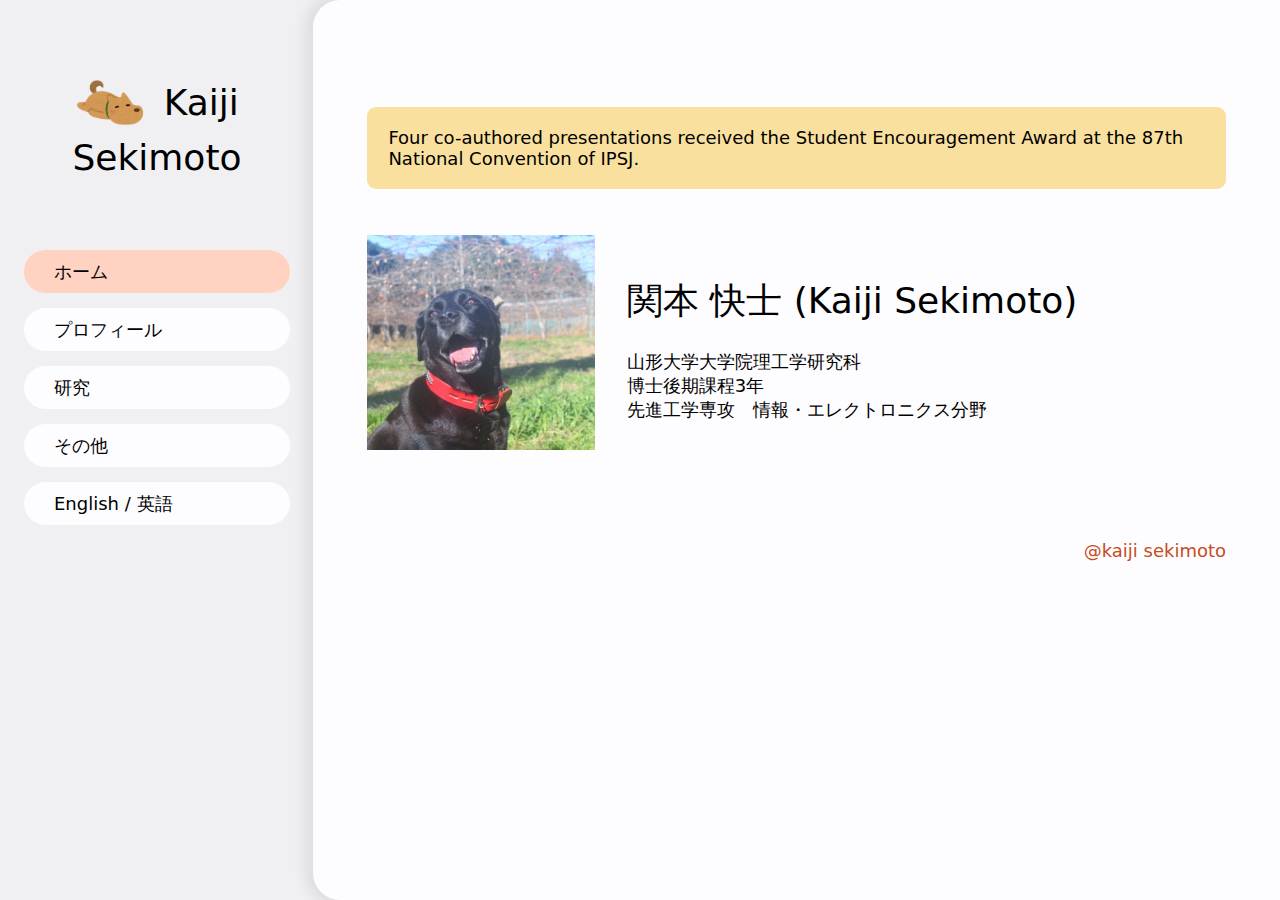
<file: index.html>
<!DOCTYPE html>

<html>

<head>
    <title>関本 快士 - ホーム</title>

    <meta charset="utf-8" />
    <meta http-equiv="Content-type" content="text/html; charset=utf-8" />
    <meta name="viewport" content="width=device-width, initial-scale=1" />

    <link rel="icon" href="favicon.ico" />
    <link rel="stylesheet" href="css/style.css" />
</head>

<body>
    <div class="main-wrapper">
        <aside class="sidebar">
            <h1 class="logo">
                <a href="index.html">
                    <img src="images/icon.png" alt="logo picture." />
                    Kaiji Sekimoto
                </a>
            </h1>

            <nav class="menu">
                <ol>
                    <li><a href="index.html" id="menu-selected">ホーム</a></li>
                    <li><a href="profile.html">プロフィール</a></li>
                    <li><a href="research.html">研究</a></li>
                    <li><a href="others.html">その他</a></li>
                    <li><a href="en/index.html">English / 英語</a></li>
                </ol>
            </nav>
        </aside>

        <main class="main-content">
            <article>
                <div class="announceblock">
                    <p>Four co-authored presentations received the Student Encouragement Award at the 87th National Convention of IPSJ.</p><!--最新情報はありません-->
                </div>
                <table>
                    <tr>
                        <div class="cont-wrapper">
                            <div class="cont-img">
                                <img src="images/fuji-no1.jpg" alt="ducks" />
                            </div>
                            <div>
                                <h1 class="normal-font-weight compact-margin-top">関本 快士 (Kaiji Sekimoto)</h1>
                                山形大学大学院理工学研究科<br>
                                博士後期課程3年<br>
                                先進工学専攻　情報・エレクトロニクス分野
                            </div>
                        </div>
                    </tr>
                </table>
            </article>
            <footer>
                <p><a href="index.html">@kaiji sekimoto</a></p>
            </footer>
        </main>
    </div>
</body>

</html>
</file>
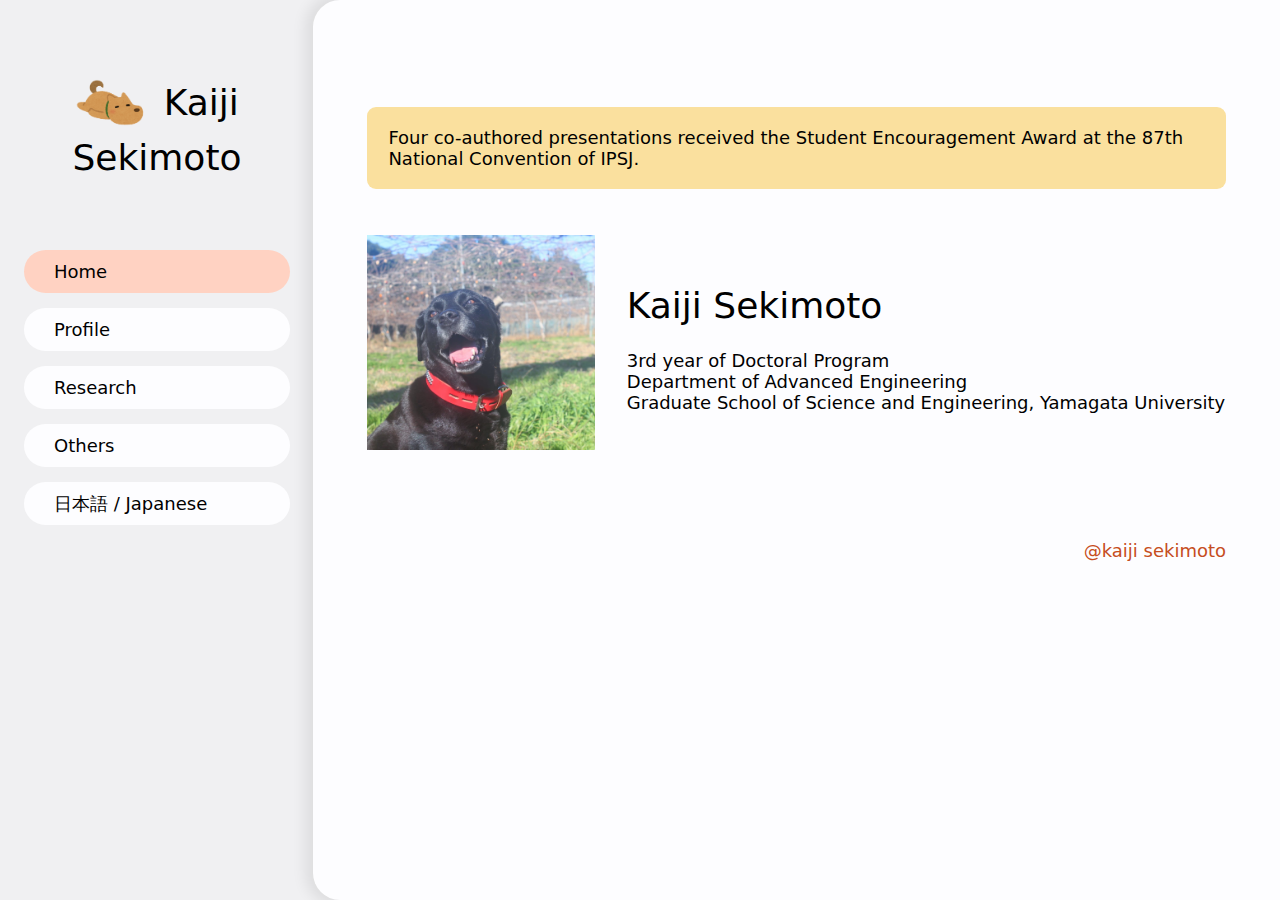
<file: en/index.html>
<!DOCTYPE html>

<html>

<head>
    <title>Kaiji Sekimoto - Home</title>

    <meta charset="utf-8" />
    <meta http-equiv="Content-type" content="text/html; charset=utf-8" />
    <meta name="viewport" content="width=device-width, initial-scale=1" />

    <link rel="icon" href="../favicon.ico" />
    <link rel="stylesheet" href="../css/style.css" />
</head>

<body>
    <div class="main-wrapper">
        <aside class="sidebar">
            <h1 class="logo">
                <a href="index.html">
                    <img src="../images/icon.png" alt="logo picture." />
                    Kaiji Sekimoto
                </a>
            </h1>

            <nav class="menu">
                <ol>
                    <li><a href="index.html" id="menu-selected">Home</a></li>
                    <li><a href="profile.html">Profile</a></li>
                    <li><a href="research.html">Research</a></li>
                    <li><a href="others.html">Others</a></li>
                    <li><a href="../index.html">日本語 / Japanese</a></li>
                </ol>
            </nav>
        </aside>

        <main class="main-content">
            <article>
                <div class="announceblock">
                    <p>Four co-authored presentations received the Student Encouragement Award at the 87th National Convention of IPSJ.</p>
                    <!--There is no up-to-date information available.-->
                </div>
                <table>
                    <tr>
                        <div class="cont-wrapper">
                            <div class="cont-img">
                                <img src="../images/fuji-no1.jpg" alt="ducks" />
                            </div>
                            <div>
                                <h1 class="normal-font-weight compact-margin-top">Kaiji Sekimoto</h1>
                                3rd year of Doctoral Program<br>
                                Department of Advanced Engineering<br>
                                Graduate School of Science and Engineering, Yamagata University
                            </div>
                        </div>
                    </tr>
                </table>
            </article>
            <footer>
                <p><a href="index.html">@kaiji sekimoto</a></p>
            </footer>
        </main>
    </div>
</body>

</html>
</file>
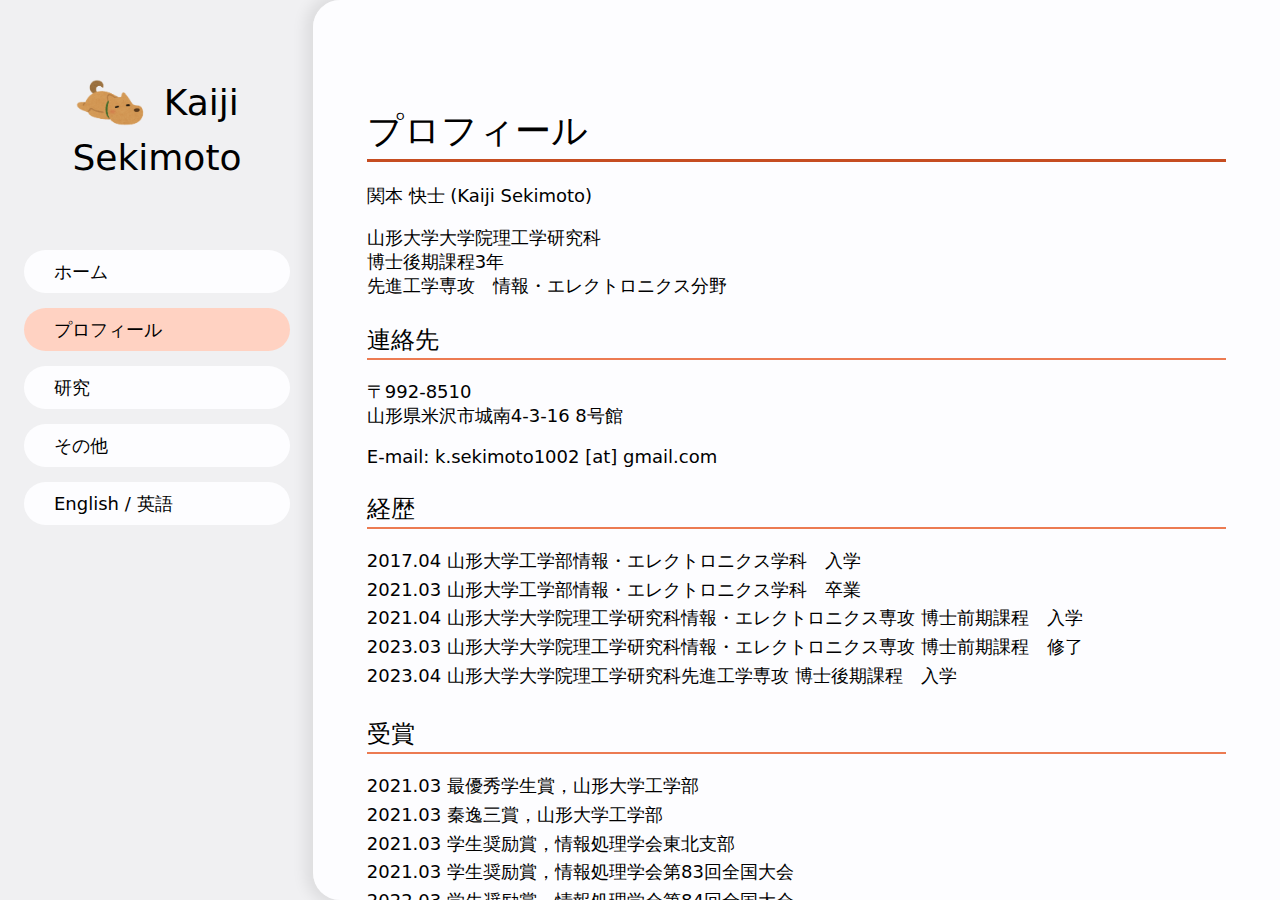
<file: profile.html>
<!DOCTYPE html>

<html>

<head>
    <title>関本 快士 - プロフィール</title>

    <meta charset="utf-8" />
    <meta http-equiv="Content-type" content="text/html; charset=utf-8" />
    <meta name="viewport" content="width=device-width, initial-scale=1" />

    <link rel="icon" href="favicon.ico" />
    <link rel="stylesheet" href="css/style.css" />
</head>

<body>
    <div class="main-wrapper">
        <aside class="sidebar">
            <h1 class="logo">
                <a href="index.html">
                    <img src="images/icon.png" alt="logo picture." />
                    Kaiji Sekimoto
                </a>
            </h1>

            <nav class="menu">
                <ol>
                    <li><a href="index.html">ホーム</a></li>
                    <li><a href="profile.html" id="menu-selected">プロフィール</a></li>
                    <li><a href="research.html">研究</a></li>
                    <li><a href="others.html">その他</a></li>
                    <li><a href="en/index.html">English / 英語</a></li>
                </ol>
            </nav>
        </aside>

        <main class="main-content">
            <article>
                <h1 class="title">プロフィール</h1>
                <p>
                    関本 快士 (Kaiji Sekimoto)<br>
                </p>
                <p>
                    山形大学大学院理工学研究科<br>
                    博士後期課程3年<br>
                    先進工学専攻　情報・エレクトロニクス分野
                </p>

                <h2 class="subtitle">連絡先</h2>
                <p>
                    〒992-8510<br>
                    山形県米沢市城南4-3-16 8号館
                </p>
                <p>E-mail: k.sekimoto1002 [at] gmail.com</p>

                <h2 class="subtitle">経歴</h2>
                <p>
                <ol class="enum-list">
                    <li>2017.04 山形大学工学部情報・エレクトロニクス学科　入学</li>
                    <li>2021.03 山形大学工学部情報・エレクトロニクス学科　卒業</li>
                    <li>2021.04 山形大学大学院理工学研究科情報・エレクトロニクス専攻 博士前期課程　入学</li>
                    <li>2023.03 山形大学大学院理工学研究科情報・エレクトロニクス専攻 博士前期課程　修了</li>
                    <li>2023.04 山形大学大学院理工学研究科先進工学専攻 博士後期課程　入学</li>
                    <!-- new li insert here -->
                </ol>
                </p>

                <h2 class="subtitle">受賞</h2>
                <p>
                <ol class="enum-list">
                    <li>2021.03 最優秀学生賞，山形大学工学部</li>
                    <li>2021.03 秦逸三賞，山形大学工学部</li>
                    <li>2021.03 学生奨励賞，情報処理学会東北支部</li>
                    <li>2021.03 学生奨励賞，情報処理学会第83回全国大会</li>
                    <li>2022.03 学生奨励賞，情報処理学会第84回全国大会</li>
                    <li>2022.12 Student Paper Award，Proceedings of the 2022 International Symposium on Nonlinear Theory
                        and
                        its Applications (NOLTA2022)</li>
                    <li>2023.02 山形大学校友会大学院学生表彰（校友会長賞），山形大学校友会</li>
                    <li>2023.03 学生奨励賞，情報処理学会第85回全国大会</li>
                    <li>2023.03 優秀学生賞，山形大学大学院理工学研究科</li>
                    <li>2023.03 優秀発表賞，山形大学大学院理工学研究科情報・エレクトロニクス専攻</li>
                    <!-- new li insert here -->
                </ol>
                </p>

                <h2 class="subtitle">研究助成・フェローシップ</h2>
                <p>
                <ol class="square-list">
                    <li>JST 科学技術イノベーション創出に向けた大学フェローシップ創出事業 「ソフトマターイノベーション博士人材育成プログラム」<br>
                        課題番号：MJFS2104<br>
                        期間：2023.04.01 - 2024.03.31
                    </li>
                    <li>日本学術振興会 特別研究員DC2<br>
                        題目：高性能な確率的深層学習を用いた汎用的異常検知システムの開発<br>
                        課題番号：24KJ0452<br>
                        期間：2024.04.01 - 2026.03.31
                    </li>
                </ol>
                </p>

                <h2 class="subtitle">学会</h2>
                <p>
                <ol class="square-list">
                    <li>情報処理学会</li>
                    <li>日本物理学会</li>
                    <li>人工知能学会</li>
                    <ul class="circle-list">
                        <li>2024.06 - 現在：学生編集委員</li>
                    </ul>
                </ol>
                </p>

                <h2 class="subtitle">TA</h2>
                <p>
                <ol class="enum-list">
                    <li>2021.04 - 2022.03 物理学実験</li>
                    <li>2021.10 - 2022.03 情報理論</li>
                    <li>2021.10 - 2022.03 PBL演習II</li>
                    <li>2022.10 - 2023.03 PBL演習II</li>
                    <!-- new li insert here -->
                </ol>
                </p>
            </article>
            <footer>
                <p><a href="index.html">@kaiji sekimoto</a></p>
            </footer>
        </main>
    </div>
</body>

</html>
</file>
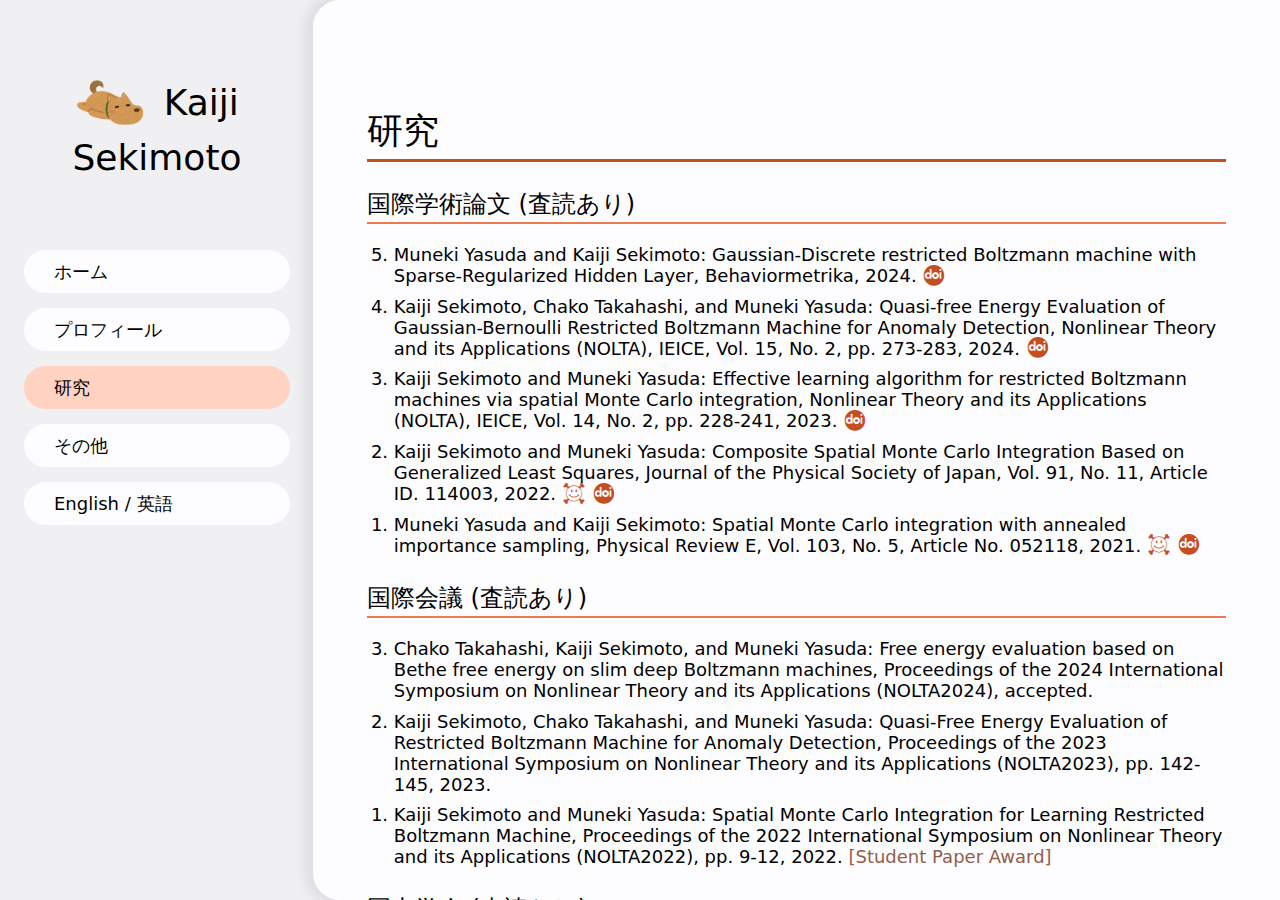
<file: research.html>
<!DOCTYPE html>

<html>

<head>
    <title>関本 快士 - 研究</title>

    <meta charset="utf-8" />
    <meta http-equiv="Content-type" content="text/html; charset=utf-8" />
    <meta name="viewport" content="width=device-width, initial-scale=1" />

    <link rel="icon" href="favicon.ico" />
    <link rel="stylesheet" href="css/style.css" />
    <link rel="stylesheet" href="./css/academicons.css" />
</head>

<body>
    <div class="main-wrapper">
        <aside class="sidebar">
            <h1 class="logo">
                <a href="index.html">
                    <img src="images/icon.png" alt="logo picture." />
                    Kaiji Sekimoto
                </a>
            </h1>

            <nav class="menu">
                <ol>
                    <li><a href="index.html">ホーム</a></li>
                    <li><a href="profile.html">プロフィール</a></li>
                    <li><a href="research.html" id="menu-selected">研究</a></li>
                    <li><a href="others.html">その他</a></li>
                    <li><a href="en/index.html">English / 英語</a></li>
                </ol>
            </nav>
        </aside>

        <main class="main-content">
            <article>
                <h1 class="title">研究</h1>
                <h2 class="subtitle">国際学術論文 (査読あり)</h2>
                <p>
                <ol class="research-list" reversed="reversed">
                    <!-- new li insert here -->
                    <li>
                        Muneki Yasuda and Kaiji Sekimoto: Gaussian-Discrete restricted Boltzmann machine with Sparse-Regularized Hidden Layer, 
                        Behaviormetrika, 2024.
                        <a href="https://doi.org/10.1007/s41237-024-00230-9" target="_blank"><i
                            class="ai-doi ai ai-lg"></i></a>
                    </li>
                    <li>
                        Kaiji Sekimoto, Chako Takahashi, and Muneki Yasuda: Quasi-free Energy Evaluation of
                        Gaussian-Bernoulli Restricted Boltzmann Machine for Anomaly Detection,
                        Nonlinear Theory and its Applications (NOLTA), IEICE,
                        Vol. 15, No. 2, pp. 273-283, 2024.
                        <a href="https://doi.org/10.1587/nolta.15.273" target="_blank"><i
                            class="ai-doi ai ai-lg"></i></a>
                    </li>
                    <li>
                        Kaiji Sekimoto and Muneki Yasuda: Effective learning algorithm for restricted Boltzmann
                        machines
                        via spatial Monte Carlo integration, Nonlinear Theory and its Applications (NOLTA), IEICE,
                        Vol. 14, No. 2, pp. 228-241, 2023.
                        <a href="https://doi.org/10.1587/nolta.14.228" target="_blank"><i
                            class="ai-doi ai ai-lg"></i></a>
                    </li>
                    <li>
                        Kaiji Sekimoto and Muneki Yasuda: Composite Spatial Monte Carlo Integration Based on
                        Generalized Least Squares, Journal of the Physical Society of Japan, Vol. 91, No. 11,
                        Article ID. 114003, 2022.
                        <a href="https://arxiv.org/abs/2204.03248" target="_blank"><i class="ai-arxiv ai ai-lg"></i></a>
                        <a href="https://doi.org/10.7566/JPSJ.91.114003" target="_blank"><i
                                class="ai-doi ai ai-lg"></i></a>
                    </li>
                    <li>
                        Muneki Yasuda and Kaiji Sekimoto: Spatial Monte Carlo integration
                        with annealed importance sampling, Physical Review E, Vol. 103, No. 5, Article No. 052118, 2021.
                        <a href="https://arxiv.org/abs/2012.11198" target="_blank"><i class="ai-arxiv ai ai-lg"></i></a>
                        <a href="https://doi.org/10.1103/PhysRevE.103.052118" target="_blank"><i
                                class="ai-doi ai ai-lg"></i></a>
                    </li>
                </ol>
                </p>

                <h2 class="subtitle">国際会議 (査読あり)</h2>
                <p>
                <ol class="research-list" reversed="reversed">
                    <!-- new li insert here -->
                    <li>
                        Chako Takahashi, Kaiji Sekimoto, and Muneki Yasuda: Free energy evaluation based on Bethe free energy 
                        on slim deep Boltzmann machines,
                        Proceedings of the 2024 International Symposium on
                        Nonlinear Theory and its Applications (NOLTA2024), accepted.
                    </li>
                    <li>
                        Kaiji Sekimoto, Chako Takahashi, and Muneki Yasuda: Quasi-Free Energy Evaluation of 
                        Restricted Boltzmann Machine for Anomaly Detection,
                        Proceedings of the 2023 International Symposium on
                            Nonlinear Theory and its Applications (NOLTA2023), pp. 142-145, 2023.
                    </li>
                    <li>
                        Kaiji Sekimoto and Muneki Yasuda: Spatial Monte Carlo Integration for
                        Learning Restricted Boltzmann Machine,
                        Proceedings of the 2022 International Symposium on
                        Nonlinear Theory and its Applications (NOLTA2022), pp. 9-12, 2022.
                            <span class="high-light">[Student Paper Award]</span>
                    </li>
                </ol>
                </p>

                <h2 class="subtitle">国内学会 (査読なし)</h2>
                <p>
                <ol class="research-list" reversed="reversed">
                    <!-- new li insert here -->
                    <li>
                        渡部 直生，関本 快士，安田 宗樹：ロバスト推定のためのRANSAC型の確率的モデリング，情報処理学会第87回全国大会，講演番号 7L-06，立命館大学（ハイブリット開催），2025年3月15日．
                        <span class="high-light">[学生奨励賞]</span>
                    </li>
                    <li>
                        多原 勇太朗，関本 快士，柚木崎 航平，浅倉 聡，安田 宗樹：ヨウ素生産効率向上のための地下水流入量予測モデルの検討，情報処理学会第87回全国大会，講演番号 7M-02，立命館大学（ハイブリット開催），2025年3月15日．
                        <span class="high-light">[学生奨励賞]</span>
                    </li>
                    <li>
                        石沢 怜，関本 快士，安田 宗樹：ガウス中間層をもつ4層深層ボルツマンマシン分類器，情報処理学会第87回全国大会，講演番号 6M-05，立命館大学（ハイブリット開催），2025年3月15日．
                        <span class="high-light">[学生奨励賞]</span>
                    </li>
                    <li>
                        栗林 諒，関本 快士，安田 宗樹：学習モデルの情報理論的分析に基づく学習早期終了タイミングの検知，情報処理学会第87回全国大会，講演番号 2M-01，立命館大学（ハイブリット開催），2025年3月13日．
                        <span class="high-light">[学生奨励賞]</span>
                    </li>
                    <li>
                        関本 快士，安田 宗樹：制限ボルツマンマシン上の高性能な最大周辺確率推定，第27回情報論的学習理論ワークショップ (IBIS2024)，講演番号 2-R-034，ソニックシティ (さいたま)，2024年11月6日．
                    </li>
                    <li>
                        関本 快士，安田 宗樹：ガウシアン・ベルヌーイ制限ボルツマンマシンにおける不完全データ学習の改良，第23回情報科学技術フォーラム (FIT2024)，講演番号 CF-007，広島工業大学，2024年9月4日．
                    </li>
                    <li>
                        石岡 龍佑，関本 快士，安田 宗樹：階層ベイズ学習に基づく組み合わせ最適化問題の統計的分析，情報処理学会第86回全国大会，講演番号 4L-06，神奈川大学（ハイブリット開催），2024年3月16日．
                    </li>
                    <li>
                        芳賀 友紀，関本 快士，安田 宗樹：TV正則化型相互作用をもつマルコフ確率場モデルの提案，情報処理学会第86回全国大会，講演番号 2L-09，神奈川大学（ハイブリット開催），2024年3月15日．
                    </li>
                    <li>
                        関本 快士，安田 宗樹：制限ボルツマンマシンを用いた欠損のあるデータ集合の学習，情報処理学会第85回全国大会，講演番号 4M-01，電気通信大学（ハイブリット開催），2023年3月3日．
                        <span class="high-light">[学生奨励賞]</span>
                    </li>
                    <li>
                        関本 快士，安田 宗樹：一般化最小二乗法による合成空間モンテカルロ積分法，日本物理学会 第77回年次大会，講演番号 15aB14-12，オンライン開催，2022年3月5日．
                    </li>
                    <li>
                        関本 快士，安田 宗樹：一般化最小二乗法による合成空間モンテカルロ積分法，情報処理学会第84回全国大会，講演番号 7M-04，愛媛大学（ハイブリット開催），2022年3月5日．
                        <span class="high-light">[学生奨励賞]</span>
                    </li>
                    <li>
                        関本 快士，安田 宗樹：空間モンテカルロ積分法と焼なまし重点サンプリングを組み合わせた高性能サンプリング近似法，情報処理学会第83回全国大会，講演番号 1J-01，オンライン開催，2021年3月18日．
                        <span class="high-light">[学生奨励賞]</span>
                    </li>
                </ol>
                </p>

                <h2 class="subtitle">セミナー，アウトリーチ活動，その他</h2>
                <p>
                <ol class="research-list" reversed="reversed">
                    <!-- new li insert here -->
                    <li>
                        関本 快士，金子 颯汰：学生フォーラム〔第127回〕牛久祥孝先生インタビュー「AIで科学の未来を切り開く—大局的な視点で一歩先の挑戦を続ける」，
                        人工知能学会誌「人工知能」, Vol. 40, No. 2, pp. 249–253, 2025.
                        <a href="https://doi.org/10.11517/jjsai.40.2_249" target="_blank"><i class="ai-doi ai ai-lg"></i></a>
                    </li>
                </ol>
                </p>
            </article>
            <footer>
                <p><a href="index.html">@kaiji sekimoto</a></p>
            </footer>
        </main>
    </div>
</body>

</html>
</file>
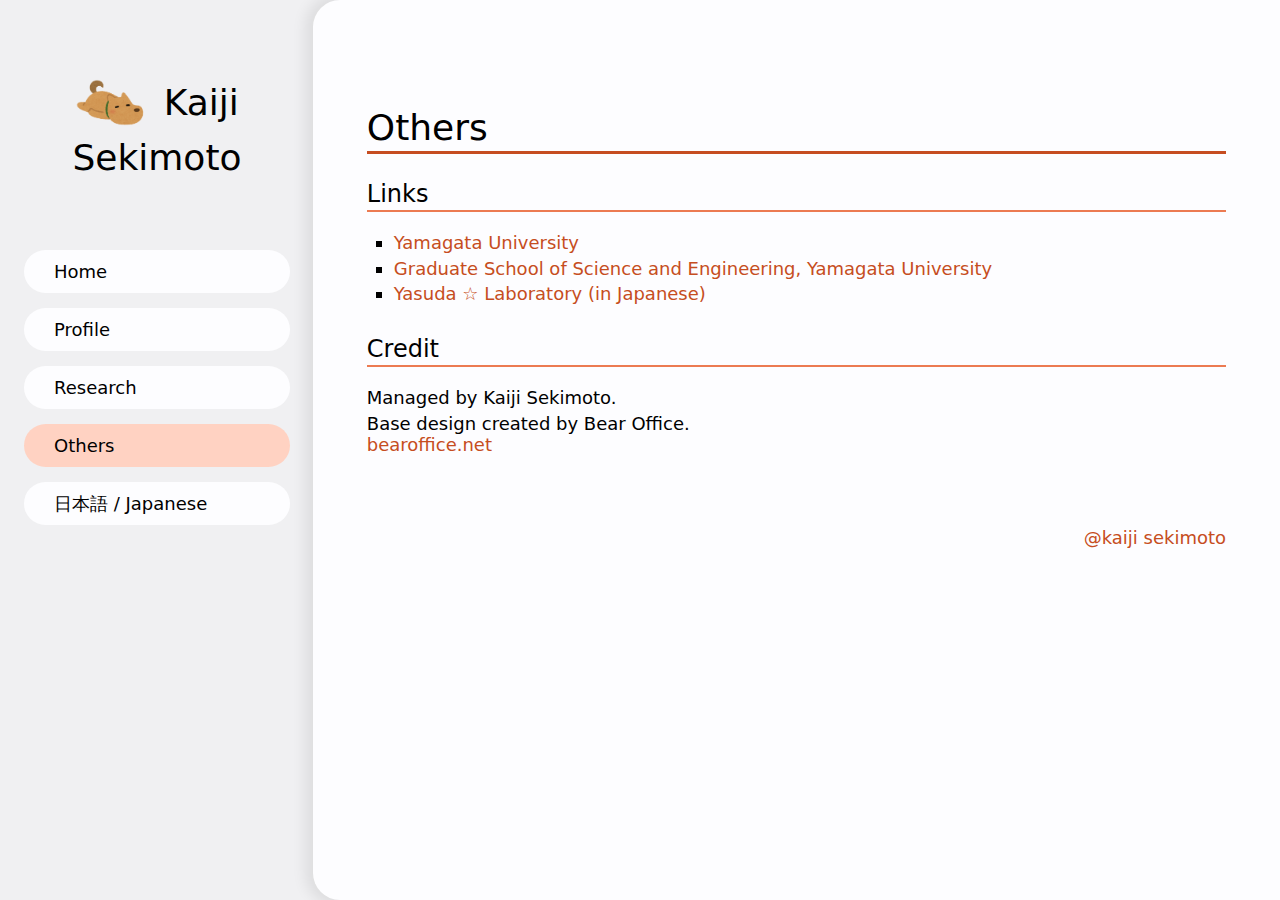
<file: en/others.html>
<!DOCTYPE html>

<html>

<head>
    <title>Kaiji Sekimoto - Others</title>

    <meta charset="utf-8" />
    <meta http-equiv="Content-type" content="text/html; charset=utf-8" />
    <meta name="viewport" content="width=device-width, initial-scale=1" />

    <link rel="icon" href="../favicon.ico" />
    <link rel="stylesheet" href="../css/style.css" />
</head>

<body>
    <div class="main-wrapper">
        <aside class="sidebar">
            <h1 class="logo">
                <a href="index.html">
                    <img src="../images/icon.png" alt="logo picture." />
                    Kaiji Sekimoto
                </a>
            </h1>

            <nav class="menu">
                <ol>
                    <li><a href="index.html">Home</a></li>
                    <li><a href="profile.html">Profile</a></li>
                    <li><a href="research.html">Research</a></li>
                    <li><a href="others.html" id="menu-selected">Others</a></li>
                    <li><a href="../index.html">日本語 / Japanese</a></li>
                </ol>
            </nav>
        </aside>

        <main class="main-content">
            <article>
                <h1 class="title">Others</h1>
                <h2 class="subtitle">Links</h2>
                <p>
                <ol class="square-list">
                    <li><a href="https://www.yamagata-u.ac.jp/en/" target="_blank">Yamagata University</a></li>
                    <li><a href="https://www.yz.yamagata-u.ac.jp/en/" target="_blank">Graduate School of Science and
                            Engineering,
                            Yamagata University</a></li>
                    <li><a href="https://www.adv-pip.yz.yamagata-u.ac.jp/index.html" target="_blank">Yasuda ☆ Laboratory
                            (in Japanese)</a></li>
                </ol>
                </p>

                <h2 class="subtitle">Credit</h2>
                <p>
                <ol class="enum-list">
                    <li>Managed by Kaiji Sekimoto.</li>
                    <li>
                        Base design created by Bear Office. <br>
                        <a href="https://bearoffice.net" target="_blank">bearoffice.net</a>
                    </li>
                </ol>
                </p>
            </article>
            <footer>
                <p><a href="index.html">@kaiji sekimoto</a></p>
            </footer>
        </main>
    </div>
</body>

</html>
</file>
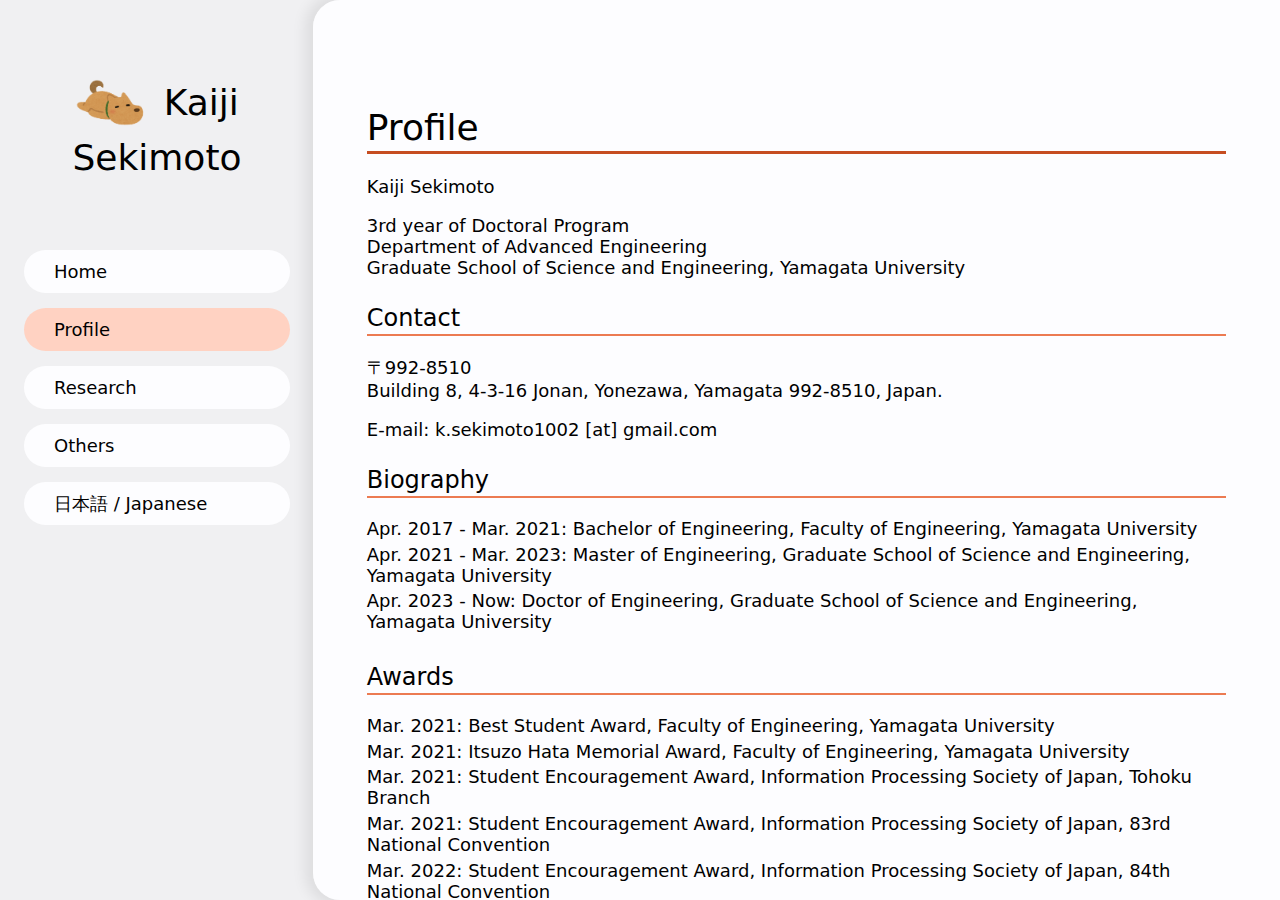
<file: en/profile.html>
<!DOCTYPE html>

<html>

<head>
    <title>Kaiji Sekimoto - Profile</title>

    <meta charset="utf-8" />
    <meta http-equiv="Content-type" content="text/html; charset=utf-8" />
    <meta name="viewport" content="width=device-width, initial-scale=1" />

    <link rel="icon" href="../favicon.ico" />
    <link rel="stylesheet" href="../css/style.css" />
</head>

<body>
    <div class="main-wrapper">
        <aside class="sidebar">
            <h1 class="logo">
                <a href="index.html">
                    <img src="../images/icon.png" alt="logo picture." />
                    Kaiji Sekimoto
                </a>
            </h1>

            <nav class="menu">
                <ol>
                    <li><a href="index.html">Home</a></li>
                    <li><a href="profile.html" id="menu-selected">Profile</a></li>
                    <li><a href="research.html">Research</a></li>
                    <li><a href="others.html">Others</a></li>
                    <li><a href="../index.html">日本語 / Japanese</a></li>
                </ol>
            </nav>
        </aside>

        <main class="main-content">
            <article>
                <h1 class="title">Profile</h1>
                <p>
                    Kaiji Sekimoto
                </p>
                <p>
                    3rd year of Doctoral Program<br>
                    Department of Advanced Engineering<br>
                    Graduate School of Science and Engineering, Yamagata University
                </p>

                <h2 class="subtitle">Contact</h2>
                <p>
                    〒992-8510<br>
                    Building 8, 4-3-16 Jonan, Yonezawa, Yamagata 992-8510, Japan.
                </p>
                <p>E-mail: k.sekimoto1002 [at] gmail.com</p>

                <h2 class="subtitle">Biography</h2>
                <p>
                <ol class="enum-list">
                    <li>Apr. 2017 - Mar. 2021: Bachelor of Engineering, Faculty of Engineering, Yamagata University</li>
                    <li>Apr. 2021 - Mar. 2023: Master of Engineering, Graduate School of Science and Engineering,
                        Yamagata University</li>
                    <li>Apr. 2023 - Now: Doctor of Engineering, Graduate School of Science and Engineering,
                        Yamagata University</li>
                    <!-- new li insert here -->
                </ol>
                </p>

                <h2 class="subtitle">Awards</h2>
                <p>
                <ol class="enum-list">
                    <li>Mar. 2021: Best Student Award, Faculty of Engineering, Yamagata University</li>
                    <li>Mar. 2021: Itsuzo Hata Memorial Award, Faculty of Engineering, Yamagata University</li>
                    <li>Mar. 2021: Student Encouragement Award, Information Processing Society of Japan,
                        Tohoku Branch</li>
                    <li>Mar. 2021: Student Encouragement Award, Information Processing Society of Japan,
                        83rd National Convention</li>
                    <li>Mar. 2022: Student Encouragement Award, Information Processing Society of Japan,
                        84th National Convention</li>
                    <li>Dec. 2022: Student Paper Award, Proceedings of the 2022 International Symposium
                        on Nonlinear Theory and its Applications (NOLTA2022)</li>
                    <li>Feb. 2023: Yamagata University Alumni Association Chairman's Award,
                        Yamagata University Alumni Association</li>
                    <li>Mar. 2023: Student Encouragement Award, Information Processing Society of Japan,
                        85th National Convention</li>
                    <li>Mar. 2023: Excellent Student Award, Graduate School of Science and Engineering, Yamagata University</li>
                    <li>Mar. 2023: Excellent Presentation Award, Department of Informatics and Electronics, 
                        Graduate School of Science and Engineering, Yamagata University.</li>
                    <!-- new li insert here -->
                </ol>
                </p>

                <h2 class="subtitle">Grants and Fellowships</h2>
                <p>
                <ol class="square-list">
                    <li>University Fellowship Program for the Creation of Innovation in Science and Technology<br>
                        Grant Number: JPMJFS2104<br>
                        Period: Apr. 2023 - Mar. 2024
                    </li>
                    <li>JSPS Research Fellowship for Young Scientists (DC2)<br>
                        Title: 高性能な確率的深層学習を用いた汎用的異常検知システムの開発<br>
                        Grant Number: JP24KJ0452<br>
                        Period: Apr. 2024 - Mar. 2026
                    </li>
                </ol>
                </p>

                <h2 class="subtitle">Academic Societies</h2>
                <p>
                <ol class="square-list">
                    <li>Information Processing Society of Japan</li>
                    <li>The Physical Society of Japan</li>
                    <li>The Japanese Society for Artificial Intelligence</li>
                    <ul class="circle-list">
                        <li>Jun. 2024 - Now: Student Editor</li>
                    </ul>
                </ol>
                </p>

                <h2 class="subtitle">TA</h2>
                <p>
                <ol class="enum-list">
                    <li>Apr. 2021 - Mar. 2022: Experiments of Physics</li>
                    <li>Oct. 2021 - Mar. 2022: Information Theory</li>
                    <li>Oct. 2021 - Mar. 2022: PBL II</li>
                    <li>Oct. 2022 - Mar. 2023: PBL II</li>
                </ol>
                </p>
            </article>
            <footer>
                <p><a href="index.html">@kaiji sekimoto</a></p>
            </footer>
        </main>
    </div>
</body>

</html>
</file>
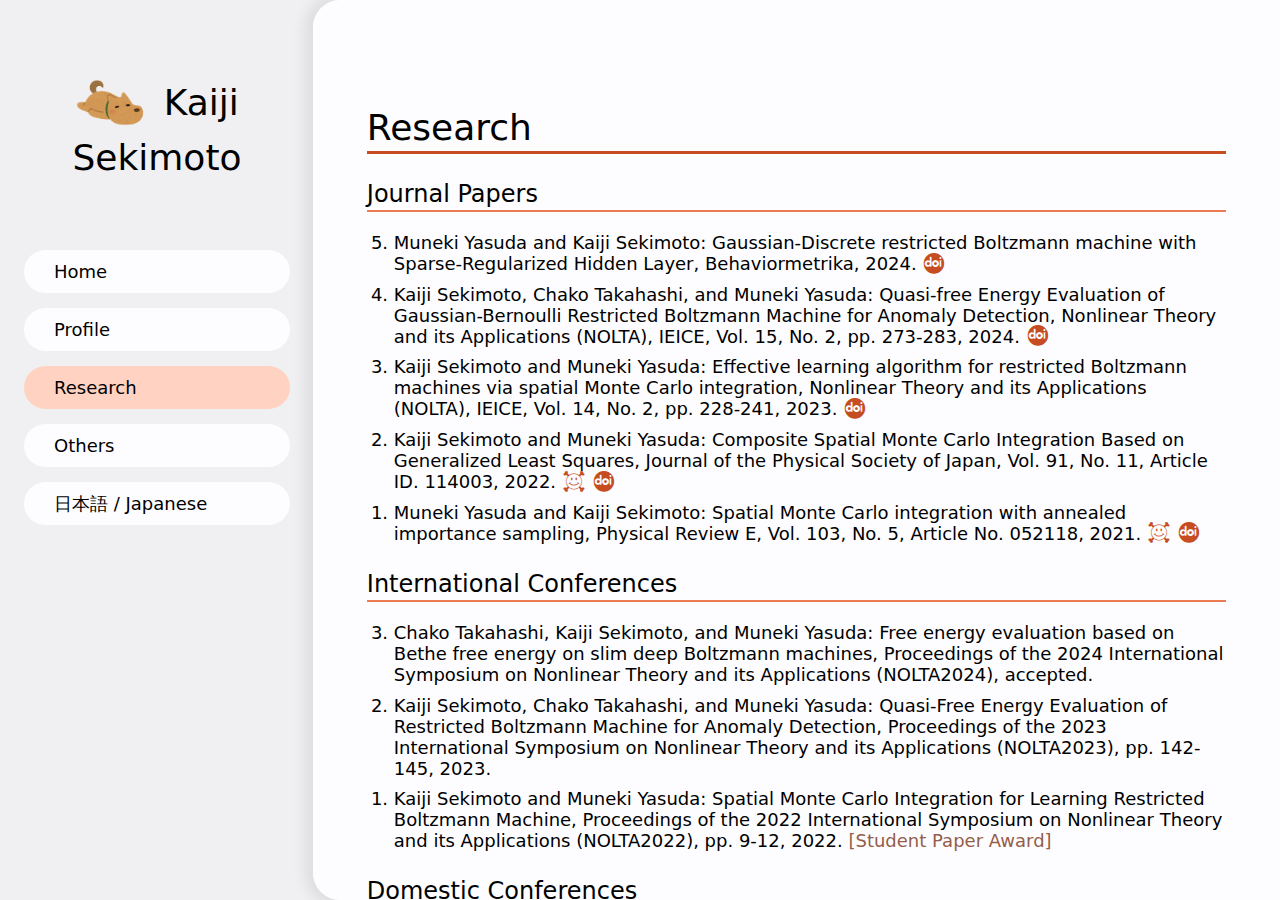
<file: en/research.html>
<!DOCTYPE html>

<html>

<head>
    <title>Kaiji Sekimoto - Research</title>

    <meta charset="utf-8" />
    <meta http-equiv="Content-type" content="text/html; charset=utf-8" />
    <meta name="viewport" content="width=device-width, initial-scale=1" />

    <link rel="icon" href="../favicon.ico" />
    <link rel="stylesheet" href="../css/style.css" />
    <link rel="stylesheet" href="../css/academicons.css" />
</head>

<body>
    <div class="main-wrapper">
        <aside class="sidebar">
            <h1 class="logo">
                <a href="index.html">
                    <img src="../images/icon.png" alt="logo picture." />
                    Kaiji Sekimoto
                </a>
            </h1>

            <nav class="menu">
                <ol>
                    <li><a href="index.html">Home</a></li>
                    <li><a href="profile.html">Profile</a></li>
                    <li><a href="research.html" id="menu-selected">Research</a></li>
                    <li><a href="others.html">Others</a></li>
                    <li><a href="../index.html">日本語 / Japanese</a></li>
                </ol>
            </nav>
        </aside>

        <main class="main-content">
            <article>
                <h1 class="title">Research</h1>
                <h2 class="subtitle">Journal Papers</h2>
                <p>
                <ol class="research-list" reversed="reversed">
                    <li>
                        Muneki Yasuda and Kaiji Sekimoto: Gaussian-Discrete restricted Boltzmann machine with Sparse-Regularized Hidden Layer, 
                        Behaviormetrika, 2024.
                        <a href="https://doi.org/10.1007/s41237-024-00230-9" target="_blank"><i
                            class="ai-doi ai ai-lg"></i></a>
                    </li>
                    <li>
                        Kaiji Sekimoto, Chako Takahashi, and Muneki Yasuda: Quasi-free Energy Evaluation of
                        Gaussian-Bernoulli Restricted Boltzmann Machine for Anomaly Detection,
                        Nonlinear Theory and its Applications (NOLTA), IEICE,
                        Vol. 15, No. 2, pp. 273-283, 2024.
                        <a href="https://doi.org/10.1587/nolta.15.273" target="_blank"><i
                            class="ai-doi ai ai-lg"></i></a>
                    </li>
                    <li>
                        Kaiji Sekimoto and Muneki Yasuda: Effective learning algorithm for restricted Boltzmann
                        machines
                        via spatial Monte Carlo integration, Nonlinear Theory and its Applications (NOLTA), IEICE,
                        Vol. 14, No. 2, pp. 228-241, 2023.
                        <a href="https://doi.org/10.1587/nolta.14.228" target="_blank"><i
                            class="ai-doi ai ai-lg"></i></a>
                    </li>
                    <li>
                        Kaiji Sekimoto and Muneki Yasuda: Composite Spatial Monte Carlo Integration Based on
                        Generalized Least Squares, Journal of the Physical Society of Japan, Vol. 91, No. 11,
                        Article ID. 114003, 2022.
                        <a href="https://arxiv.org/abs/2204.03248" target="_blank"><i class="ai-arxiv ai ai-lg"></i></a>
                        <a href="https://doi.org/10.7566/JPSJ.91.114003" target="_blank"><i
                                class="ai-doi ai ai-lg"></i></a>
                    </li>
                    <li>
                        Muneki Yasuda and Kaiji Sekimoto: Spatial Monte Carlo integration
                        with annealed importance sampling, Physical Review E, Vol. 103, No. 5, Article No. 052118, 2021.
                        <a href="https://arxiv.org/abs/2012.11198" target="_blank"><i class="ai-arxiv ai ai-lg"></i></a>
                        <a href="https://doi.org/10.1103/PhysRevE.103.052118" target="_blank"><i
                                class="ai-doi ai ai-lg"></i></a>
                    </li>
                </ol>
                </p>

                <h2 class="subtitle">International Conferences</h2>
                <p>
                <ol class="research-list" reversed="reversed">
                    <li>
                        Chako Takahashi, Kaiji Sekimoto, and Muneki Yasuda: Free energy evaluation based on Bethe free energy 
                        on slim deep Boltzmann machines,
                        Proceedings of the 2024 International Symposium on
                        Nonlinear Theory and its Applications (NOLTA2024), accepted.
                    </li>
                    <li>
                        Kaiji Sekimoto, Chako Takahashi, and Muneki Yasuda: Quasi-Free Energy Evaluation of 
                        Restricted Boltzmann Machine for Anomaly Detection,
                        Proceedings of the 2023 International Symposium on
                        Nonlinear Theory and its Applications (NOLTA2023), pp. 142-145, 2023.
                    </li>
                    <li>
                        Kaiji Sekimoto and Muneki Yasuda: Spatial Monte Carlo Integration for
                        Learning Restricted Boltzmann Machine,
                        Proceedings of the 2022 International Symposium on
                        Nonlinear Theory and its Applications (NOLTA2022), pp. 9-12, 2022.
                        <span class="high-light">[Student Paper Award]</span>
                    </li>
                </ol>
                </p>

                <h2 class="subtitle">Domestic Conferences</h2>
                <p>
                <ol class="research-list" reversed="reversed">
                    <li>
                        Nao Watanabe, Kaiji Sekimoto, and Muneki Yasuda: Traffic lane estimation based on Hough transform and graphical model,
                        The 87th National Convention of IPSJ, 7L-06, Ritsumeikan University (Hybrid Meeting), March 15, 2025.
                        <span class="high-light">[Student Encouragement Award]</span>
                    </li>
                    <li>
                        Yutaro Tahara, Kaiji Sekimoto, Kouhei Yukizaki, Satosi Asakura, and Muneki Yasuda: A groundwater-inflow prediction model for improvement of iodine productivity,
                        The 87th National Convention of IPSJ, 7M-02, Ritsumeikan University (Hybrid Meeting), March 15, 2025.
                        <span class="high-light">[Student Encouragement Award]</span>
                    </li>
                    <li>
                        Rei Ishizawa, Kaiji Sekimoto, and Muneki Yasuda: Four-layered discriminative deep Boltzmann machine with a Gaussian hidden layer,
                        The 87th National Convention of IPSJ, 6M-05, Ritsumeikan University (Hybrid Meeting), March 15, 2025.
                        <span class="high-light">[Student Encouragement Award]</span>
                    </li>
                    <li>
                        Ryo Kuribayashi, Kaiji Sekimoto, and Muneki Yasuda: Detection of early-stopping timing based on information theoretic analysis of learning model,
                        The 87th National Convention of IPSJ, 2M-01, Ritsumeikan University (Hybrid Meeting), March 13, 2025.
                        <span class="high-light">[Student Encouragement Award]</span>
                    </li>
                    <li>
                        Kaiji Sekimoto and Muneki Yasuda: Efficient Maximum Marginal Probability Estimation on Restricted Boltzmann Machines,
                        The 27th Information-Based Induction Sciences Workshop (IBIS2024), 2-R-034, Sonic City (Saitama), 
                        November 6, 2024.
                    </li>
                    <li>
                        Kaiji Sekimoto and Muneki Yasuda: Improvement of Incomplete Data Learning in Gaussian--Bernoulli Restricted Boltzmann Machine,
                        The 23th Forum on Information Technology (FIT2024), CF-007, Hiroshima Institute of Technology, 
                        September 4, 2024.
                    </li>
                    <li>
                        Ryusuke Ishioka, Kaiji Sekimoto, and Muneki Yasuda: Statistical analysis of combinatorial optimization problems based on hierarchical Bayesian learning,
                        The 86th National Convention of IPSJ, 4L-06, Kanagawa University
                        (Hybrid Meeting), March 16, 2024.
                    </li>
                    <li>
                        Tomoki Haga, Kaiji Sekimoto, and Muneki Yasuda: Markov random field with TV-regularization-type interactions,
                        The 86th National Convention of IPSJ, 2L-09, Kanagawa University
                        (Hybrid Meeting), March 15, 2024.
                    </li>
                    <li>
                        Kaiji Sekimoto and Muneki Yasuda: Restricted-Boltzmann-machine learning using incomplete dataset,
                        The 85th National Convention of IPSJ, 4M-01, The University of Electro-Communications 
                        (Hybrid Meeting), March 3, 2023. 
                        <span class="high-light">[Student Encouragement Award]</span>
                    </li>
                    <li>
                        Kaiji Sekimoto and Muneki Yasuda: Composite Spatial Monte Carlo Integration Based on Generalized
                        Least Squares, The Physical Society of Japan 2022 Annual (77th) Meeting, 15aB14-12, 
                        Online Meeting, March 5, 2022.
                    </li>
                    <li>
                        Kaiji Sekimoto and Muneki Yasuda: Composite Spatial Monte Carlo Integration Based on Generalized
                        Least Squares, The 84th National Convention of IPSJ, 7M-04, Ehime University 
                        (Hybrid Meeting), March 5, 2022.
                        <span class="high-light">[Student Encouragement Award]</span>
                    </li>
                    <li>
                        Kaiji Sekimoto and Muneki Yasuda: Effective sampling approximation based on spatial Monte Carlo
                        integration and Annealed importance sampling, The 83th National Convention of IPSJ, 1J-01, 
                        Online Meeting, March 18, 2021.
                        <span class="high-light">[Student Encouragement Award]</span>
                    </li>
                </ol>
                </p>

                <h2 class="subtitle">Seminars, Outreach Activities, and Others</h2>
                <p>
                <ol class="research-list" reversed="reversed">
                    <!-- new li insert here -->
                    <li>
                        Kaiji Sekimoto and Sota Kaneko: Interview with Dr. Yoshitaka Ushiku "AI for Science: Pursuing Ambitious Goals from a Comprehensive Perspective",
                        Journal of the Japanese Society for Artificial Intelligence, Vol. 40, No. 2, pp. 249–253, 2025.
                        <a href="https://doi.org/10.11517/jjsai.40.2_249" target="_blank"><i class="ai-doi ai ai-lg"></i></a>
                    </li>
                </ol>
                </p>
            </article>
            <footer>
                <p><a href="index.html">@kaiji sekimoto</a></p>
            </footer>
        </main>
    </div>
</body>

</html>
</file>
<file: css/style.css>
body {
    background-color: #f0f0f2;
    margin: 0;
    padding: 0;
    font-family: -apple-system, system-ui, BlinkMacSystemFont, "Segoe UI", "Open Sans", "Helvetica Neue", Helvetica, Arial, sans-serif;
    font-size: large;
}

div.noteblock {
    width: 600px;
    margin: 5em auto;
    padding: 2em;
    background-color: #fdfdff;
    border-radius: 0.5em;
    box-shadow: 2px 3px 7px 2px rgba(0, 0, 0, 0.02);
    border: 0px;
}

div.announceblock {
    width: auto;
    margin-top: 26px;
    margin-bottom: 36px;
    padding: 0.1em 1.2em 0.1em 1.2em;
    background-color: #fae09e;
    border-radius: 0.5em;
    border: 0px;
}

.sidebar {
    grid-area: aside;
}

.logo {
    margin-top: 2em;
    margin-bottom: 2em;
    margin-left: 14px;
    text-align: center;
    font-weight: normal;
}

.logo a,
.logo a.link,
.logo a:visited,
.logo a:hover,
.logo a:active {
    color: #000000;
}

.logo img {
    height: 65px;
    margin-right: 6px;
    vertical-align: -22px;
}

.menu {
    align-items: center;
    margin: 0px 10px 0px 24px;
    /* 24px = 10px + 14px(shadow) */
}

.menu ol {
    padding: 0px;
}

.menu ol>li {
    list-style-type: none;
}

.menu li>a {
    display: block;
    width: auto;
    margin-top: 15px;
    padding: 8px 10px 8px 30px;
    background-color: #fdfdff;
    border-radius: 100px;
    border: 0px;
    line-height: 1.5
}

.menu li>a:hover {
    background: #faeac3;
}

.menu li>a:active {
    background: #ffd2c2;
}

.menu li>a,
.menu li>a.link,
.menu li>a:visited,
.menu li>a:hover,
.menu li>a:active {
    color: #000000;
}

#menu-selected {
    background: #ffd2c2;
}

.main-content {
    grid-area: main;
    padding: 4.5em 3em 3em 3em;
    background-color: #fdfdff;
    border-top-left-radius: 1.5em;
    border-bottom-left-radius: 1.5em;
    box-shadow: -2px 0px 14px 6px rgba(0, 0, 0, 0.08);
    border: 0px;
    overflow: auto;
}

.main-content article {
    max-width: 1000px;
    margin-left: auto;
    margin-right: auto;
}

.title {
    display: block;
    width: auto;
    margin-top: 26px;
    margin-bottom: 22px;
    padding-bottom: 3px;
    border-bottom: 3px solid #c64d21;
    font-weight: normal;
}

.subtitle {
    display: block;
    width: auto;
    margin-top: 26px;
    margin-bottom: 20px;
    padding-bottom: 2px;
    border-bottom: 2px solid #ec7b52;
    font-weight: normal;
    font-size: x-large;
}

.normal-font-weight {
    font-weight: normal;
}

.compact-margin-top {
    margin-top: 10px
}

.main-content footer {
    margin-top: 20px;
    text-align: right;
}

.research-list {
    padding-left: 1.5em;
    /* number of elements greater than 99 -> 2.0em */
}

.research-list li {
    margin-bottom: 0.54em;
}

.roman-list {
    padding-left: 1.5em;
}

.roman-list li {
    padding-bottom: 0.26em;
    list-style-type: lower-roman
}

.square-list {
    padding-left: 1.5em;
}

.square-list li {
    padding-bottom: 0.26em;
    list-style-type: square;
}

.circle-list {
    padding-left: 1.5em;
}

.circle-list li {
    padding-bottom: 0.26em;
    list-style-type: circle;
}

.enum-list {
    padding-left: 0px;
}

.enum-list li {
    padding-bottom: 0.26em;
    list-style-type: none;
}

.cont-img img {
    width: 228px;
}

.high-light {
    color: #945d49;
}

a {
    text-decoration: none;
    color: #c64d21;
}

a.link {
    color: #c64d21;
}

a:visited {
    color: #c64d21;
}

a:hover {
    color: #f9a12b;
}

a:active {
    color: #f4360b;
}

footer {
    margin-left: auto;
    margin-right: auto;
    padding-top: 30px;
    max-width: 1000px;
}

div.main-wrapper {
    display: grid;
    gap: 0.8rem;
    grid-template-areas: "aside" "main";
    grid-template-rows: auto;
}

div.cont-wrapper {
    display: grid;
    gap: 0.5rem;
    grid-template-rows: auto auto;
    padding-top: 10px;
    padding-bottom: 10px;
    align-items: center;
}

div.cont-wrapper>.cont-img {
    text-align: center;
}

@media (max-width: 700px) {
    div.noteblock {
        margin: 0 auto;
        width: auto;
        border-radius: 0.0em;
    }

    .logo {
        margin-top: 1em;
        margin-bottom: 1em;
        margin-left: 0px;
        text-align: center;
        font-weight: normal;
    }

    .menu {
        align-items: center;
        margin: 0px 24px 0px 24px;
    }

    .menu li>a {
        margin-top: 12px;
        line-height: 1.1
    }

    .main-content {
        border-radius: 0.0em;
        padding: 4.5em 1.8em 1.8em 1.8em;
    }
}

@media (min-width: 700px) {
    div.main-wrapper {
        grid-template-areas: "aside main";
        grid-template-rows: 100vh;
        grid-template-columns: 300px auto;
    }

    div.cont-wrapper {
        gap: 0.5rem 2.5rem;
        grid-template-columns: 220px auto;
    }

    div.cont-wrapper>.cont-img {
        text-align: left;
    }

    div.cont-wrapper>.cont-img {
        text-align: left;
    }
}
</file>
<file: css/academicons.css>
/*
 *  Academicons 1.9.3 by James Walsh (https://github.com/jpswalsh) and Katja Bercic (https://github.com/katjabercic)
 *  Fonts generated using FontForge - https://fontforge.org
 *  Square icons designed to be used alongside Font Awesome square icons - https://fortawesome.github.io/Font-Awesome/
 *  Licenses - Font: SIL OFL 1.1, CSS: MIT License
 */
@font-face {
    font-family: 'Academicons';
    font-style: normal;
    font-weight: 400;
    font-display: block;
    src:url('../fonts/academicons.eot');
    src:url('../fonts/academicons.eot') format('embedded-opentype'),
        url('../fonts/academicons.ttf') format('truetype'),
        url('../fonts/academicons.woff') format('woff'),
        url('../fonts/academicons.svg') format('svg');
}
.ai {
  font-family: 'Academicons';
  font-weight: 400;
  -moz-osx-font-smoothing: grayscale;
  -webkit-font-smoothing: antialiased;
  display: inline-block;
  font-style: normal;
  font-variant: normal;
  text-rendering: auto;
  line-height: 1;
}
.ai-academia:before {
  content: "\e9af";
}
.ai-academia-square:before {
  content: "\e93d";
}
.ai-acclaim:before {
  content: "\e92e";
}
.ai-acclaim-square:before {
  content: "\e93a";
}
.ai-acm:before {
  content: "\e93c";
}
.ai-acm-square:before {
  content: "\e95d";
}
.ai-acmdl:before {
  content: "\e96a";
}
.ai-acmdl-square:before {
  content: "\e9d3";
}
.ai-ads:before {
  content: "\e9cb";
}
.ai-ads-square:before {
  content: "\e94a";
}
.ai-africarxiv:before {
  content: "\e91b";
}
.ai-africarxiv-square:before {
  content: "\e90b";
}
.ai-archive:before {
  content: "\e955";
}
.ai-archive-square:before {
  content: "\e956";
}
.ai-arxiv:before {
  content: "\e974";
}
.ai-arxiv-square:before {
  content: "\e9a6";
}
.ai-biorxiv:before {
  content: "\e9a2";
}
.ai-biorxiv-square:before {
  content: "\e98b";
}
.ai-ceur:before {
  content: "\e96d";
}
.ai-ceur-square:before {
  content: "\e92f";
}
.ai-ciencia-vitae:before {
  content: "\e912";
}
.ai-ciencia-vitae-square:before {
  content: "\e913";
}
.ai-clarivate:before {
  content: "\e924";
}
.ai-clarivate-square:before {
  content: "\e925";
}
.ai-closed-access:before {
  content: "\e942";
}
.ai-closed-access-square:before {
  content: "\e943";
}
.ai-conversation:before {
  content: "\e94c";
}
.ai-conversation-square:before {
  content: "\e915";
}
.ai-coursera:before {
  content: "\e95f";
}
.ai-coursera-square:before {
  content: "\e97f";
}
.ai-crossref:before {
  content: "\e918";
}
.ai-crossref-square:before {
  content: "\e919";
}
.ai-cv:before {
  content: "\e9a5";
}
.ai-cv-square:before {
  content: "\e90a";
}
.ai-datacite:before {
  content: "\e91c";
}
.ai-datacite-square:before {
  content: "\e91d";
}
.ai-dataverse:before {
  content: "\e9f7";
}
.ai-dataverse-square:before {
  content: "\e9e4";
}
.ai-dblp:before {
  content: "\e94f";
}
.ai-dblp-square:before {
  content: "\e93f";
}
.ai-depsy:before {
  content: "\e97a";
}
.ai-depsy-square:before {
  content: "\e94b";
}
.ai-doi:before {
  content: "\e97e";
}
.ai-doi-square:before {
  content: "\e98f";
}
.ai-dryad:before {
  content: "\e97c";
}
.ai-dryad-square:before {
  content: "\e98c";
}
.ai-elsevier:before {
  content: "\e961";
}
.ai-elsevier-square:before {
  content: "\e910";
}
.ai-figshare:before {
  content: "\e981";
}
.ai-figshare-square:before {
  content: "\e9e7";
}
.ai-google-scholar:before {
  content: "\e9d4";
}
.ai-google-scholar-square:before {
  content: "\e9f9";
}
.ai-hal:before {
  content: "\e92c";
}
.ai-hal-square:before {
  content: "\e92d";
}
.ai-hypothesis:before {
  content: "\e95a";
}
.ai-hypothesis-square:before {
  content: "\e95b";
}
.ai-ideas-repec:before {
  content: "\e9ed";
}
.ai-ideas-repec-square:before {
  content: "\e9f8";
}
.ai-ieee:before {
  content: "\e929";
}
.ai-ieee-square:before {
  content: "\e9b9";
}
.ai-impactstory:before {
  content: "\e9cf";
}
.ai-impactstory-square:before {
  content: "\e9aa";
}
.ai-inaturalist:before {
  content: "\e900";
}
.ai-inaturalist-square:before {
  content: "\e901";
}
.ai-inpn:before {
  content: "\e902";
}
.ai-inpn-square:before {
  content: "\e903";
}
.ai-inspire:before {
  content: "\e9e9";
}
.ai-inspire-square:before {
  content: "\e9fe";
}
.ai-isidore:before {
  content: "\e936";
}
.ai-isidore-square:before {
  content: "\e954";
}
.ai-jstor:before {
  content: "\e938";
}
.ai-jstor-square:before {
  content: "\e944";
}
.ai-lattes:before {
  content: "\e9b3";
}
.ai-lattes-square:before {
  content: "\e99c";
}
.ai-mathoverflow:before {
  content: "\e9f6";
}
.ai-mathoverflow-square:before {
  content: "\e97b";
}
.ai-mendeley:before {
  content: "\e9f0";
}
.ai-mendeley-square:before {
  content: "\e9f3";
}
.ai-moodle:before {
  content: "\e907";
}
.ai-moodle-square:before {
  content: "\e908";
}
.ai-mtmt:before {
  content: "\e950";
}
.ai-mtmt-square:before {
  content: "\e951";
}
.ai-nakala:before {
  content: "\e940";
}
.ai-nakala-square:before {
  content: "\e941";
}
.ai-obp:before {
  content: "\e92a";
}
.ai-obp-square:before {
  content: "\e92b";
}
.ai-open-access:before {
  content: "\e939";
}
.ai-open-access-square:before {
  content: "\e9f4";
}
.ai-open-data:before {
  content: "\e966";
}
.ai-open-data-square:before {
  content: "\e967";
}
.ai-open-materials:before {
  content: "\e968";
}
.ai-open-materials-square:before {
  content: "\e969";
}
.ai-openedition:before {
  content: "\e946";
}
.ai-openedition-square:before {
  content: "\e947";
}
.ai-orcid:before {
  content: "\e9d9";
}
.ai-orcid-square:before {
  content: "\e9c3";
}
.ai-osf:before {
  content: "\e9ef";
}
.ai-osf-square:before {
  content: "\e931";
}
.ai-overleaf:before {
  content: "\e914";
}
.ai-overleaf-square:before {
  content: "\e98d";
}
.ai-philpapers:before {
  content: "\e98a";
}
.ai-philpapers-square:before {
  content: "\e96f";
}
.ai-piazza:before {
  content: "\e99a";
}
.ai-piazza-square:before {
  content: "\e90c";
}
.ai-preregistered:before {
  content: "\e906";
}
.ai-preregistered-square:before {
  content: "\e96b";
}
.ai-protocols:before {
  content: "\e952";
}
.ai-protocols-square:before {
  content: "\e953";
}
.ai-psyarxiv:before {
  content: "\e90e";
}
.ai-psyarxiv-square:before {
  content: "\e90f";
}
.ai-publons:before {
  content: "\e937";
}
.ai-publons-square:before {
  content: "\e94e";
}
.ai-pubmed:before {
  content: "\e99f";
}
.ai-pubmed-square:before {
  content: "\e97d";
}
.ai-pubpeer:before {
  content: "\e922";
}
.ai-pubpeer-square:before {
  content: "\e923";
}
.ai-researcherid:before {
  content: "\e91a";
}
.ai-researcherid-square:before {
  content: "\e95c";
}
.ai-researchgate:before {
  content: "\e95e";
}
.ai-researchgate-square:before {
  content: "\e99e";
}
.ai-ror:before {
  content: "\e948";
}
.ai-ror-square:before {
  content: "\e949";
}
.ai-sci-hub:before {
  content: "\e959";
}
.ai-sci-hub-square:before {
  content: "\e905";
}
.ai-scirate:before {
  content: "\e98e";
}
.ai-scirate-square:before {
  content: "\e99d";
}
.ai-scopus:before {
  content: "\e91e";
}
.ai-scopus-square:before {
  content: "\e91f";
}
.ai-semantic-scholar:before {
  content: "\e96e";
}
.ai-semantic-scholar-square:before {
  content: "\e96c";
}
.ai-springer:before {
  content: "\e928";
}
.ai-springer-square:before {
  content: "\e99b";
}
.ai-ssrn:before {
  content: "\e916";
}
.ai-ssrn-square:before {
  content: "\e917";
}
.ai-stackoverflow:before {
  content: "\e920";
}
.ai-stackoverflow-square:before {
  content: "\e921";
}
.ai-zenodo:before {
  content: "\e911";
}
.ai-zotero:before {
  content: "\e962";
}
.ai-zotero-square:before {
  content: "\e932";
}
/*  Duplication of the FontAwesome style classes using 'ai' in place of 'fa'. */
.ai-lg {
  font-size: 1.33333em;
  line-height: 0.75em;
  vertical-align: -.0667em;
}
.ai-xs {
  font-size: .75em;
}
.ai-sm {
  font-size: .875em;
}

.ai-1x {
  font-size: 1em;
}
.ai-2x {
  font-size: 2em;
}
.ai-3x {
  font-size: 3em;
}
.ai-4x {
  font-size: 4em;
}
.ai-5x {
  font-size: 5em;
}
.ai-6x {
  font-size: 6em;
}
.ai-7x {
  font-size: 7em;
}
.ai-8x {
  font-size: 8em;
}
.ai-9x {
  font-size: 9em;
}
.ai-10x {
  font-size: 10em;
}

.ai-fw {
  text-align: center;
  width: 1.25em;
}

.ai-ul {
  list-style-type: none;
  margin-left: 2.5em;
  padding-left: 0;
}
.ai-ul > li {
    position: relative;
}
.ai-li {
  left: -2em;
  position: absolute;
  text-align: center;
  width: 2em;
  line-height: inherit;
}

.ai-border {
border: solid 0.08em #eee;
border-radius: .1em;
  padding: .2em .25em .15em;
}

.ai-pull-left {
  float: left;
}
.ai-pull-right {
  float: right;
}
.ai.ai-pull-left {
  margin-right: .3em;
}
.ai.ai-pull-right {
  margin-right: .3em;
}

.ai-stack {
  display: inline-block;
  height: 2em;
  line-height: 2em;
  position: relative;
  vertical-align: middle;
  width: 2.5em;
}
.ai-stack-1x,
.ai-stack-2x {
  left: 0;
  position: absolute;
  text-align: center;
  width: 100%;
}
.ai-stack-1x {
  line-height: inherit;
}
.ai-stack-2x {
  font-size: 2em;
}
.ai-inverse {
  color: #fff;
}
</file>
